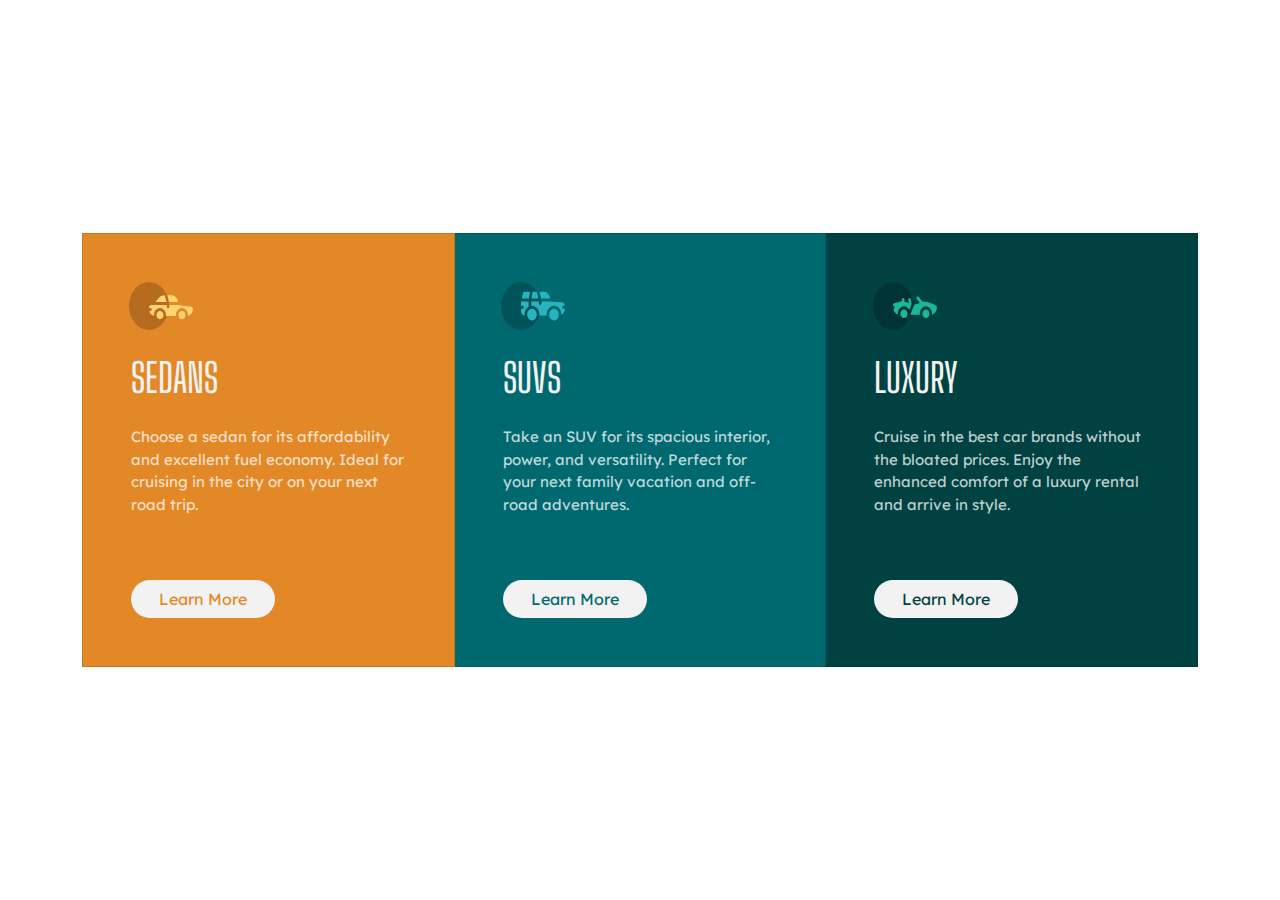
<file: card-challenge-2/index.html>
<!DOCTYPE html>
<html lang="en">

<head>
  <meta charset="UTF-8">
  <meta name="viewport" content="width=device-width, initial-scale=1.0">
  <!-- displays site properly based on user's device -->
  <link rel="stylesheet" type="text/css" href="css/bootstrap.min.css">
  <link rel="stylesheet" type="text/css" href="css/main.css">
  <link rel="icon" type="image/png" sizes="32x32" href="./images/favicon-32x32.png">

  <title>Frontend Mentor | 3-column preview card component</title>
</head>

<body>
  <div class="d-flex align-items-center min-vh-100">
    <div class="container d-flex justify-content-center align-items-center">

      <div class="card-group">

        <div class="card card-orange">
          <img src="images/icon-sedans.svg" class="card-img-top mt-3" alt="sedans icon">
          <div class="card-body">
            <h1 class="card-title mt-2">Sedans</h1>
            <p class="card-text mt-4">
              Choose a sedan for its affordability and excellent fuel economy. Ideal for cruising in the city
              or on your next road trip.
            </p>
            <a href="#" class="btn btn-orange rounded-pill mt-md-5">Learn More</a>
          </div>
        </div>

        <div class="card card-cyan">
          <img src="images/icon-suvs.svg" class="card-img-top mt-3" alt="SUVs icon">
          <div class="card-body">
            <h1 class="card-title mt-2">SUVs</h1>
            <p class="card-text mt-4">
              Take an SUV for its spacious interior, power, and versatility. Perfect for your next family vacation
              and off-road adventures.
            </p>
            <a href="#" class="btn btn-cyan rounded-pill mt-md-5">Learn More</a>
          </div>
        </div>

        <div class="card card-dark-green">
          <img src="images/icon-luxury.svg" class="card-img-top mt-3" alt="luxury cars icon">
          <div class="card-body">
            <h1 class="card-title mt-2">Luxury</h1>
            <p class="card-text mt-4">
              Cruise in the best car brands without the bloated prices. Enjoy the enhanced comfort of a luxury
              rental and arrive in style.
            </p>
            <a href="#" class="btn btn-dark-green rounded-pill mt-md-5">Learn More</a>
          </div>
        </div>

      </div>
    </div>
  </div>

</body>

</html>
</file>
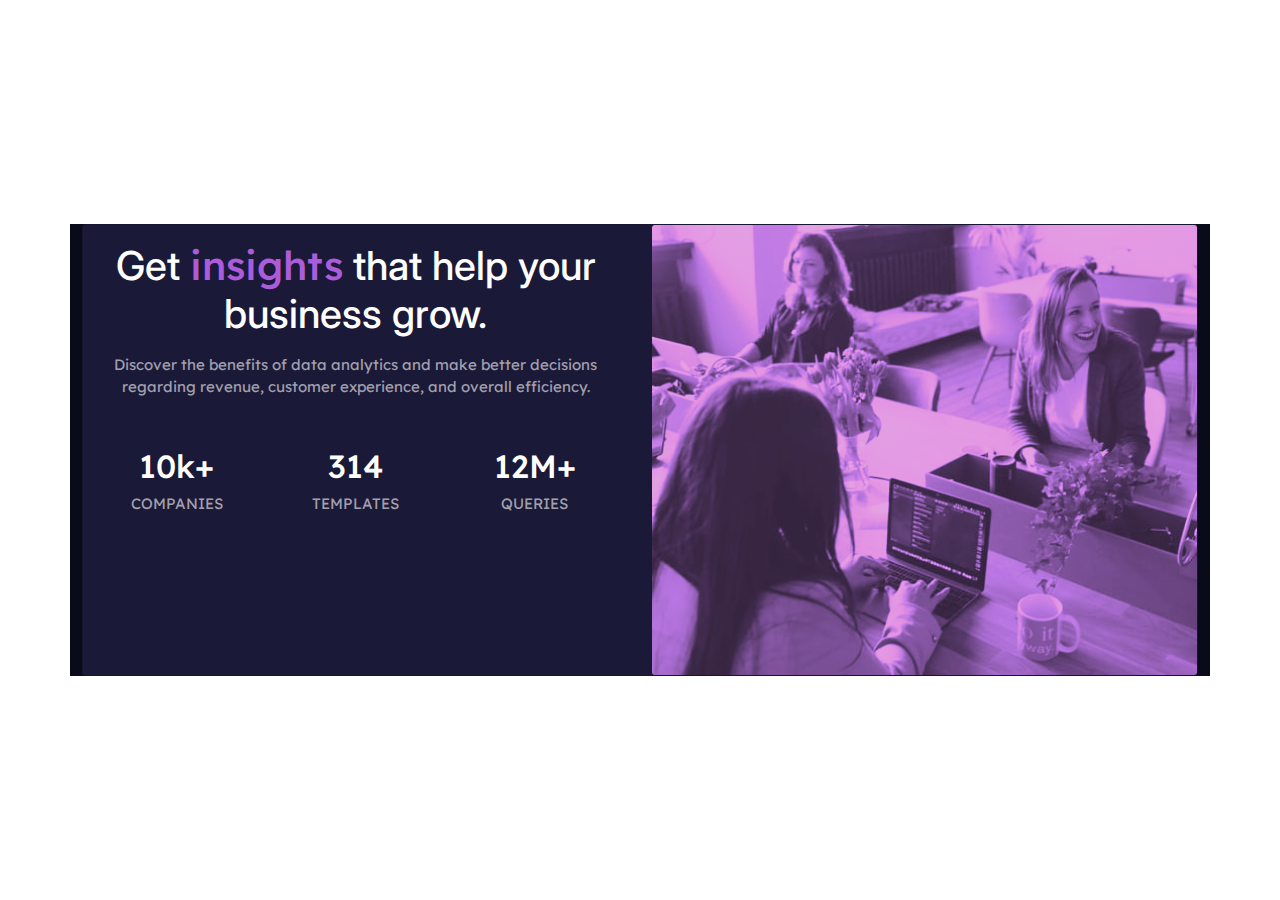
<file: card-challenge/index.html>
<!DOCTYPE html>
<html lang="en">

<head>
    <meta charset="UTF-8">
    <link rel="icon" type="image/png" href="images/favicon-32x32.png">
    <meta http-equiv="X-UA-Compatible" content="IE=edge">
    <meta name="viewport" content="width=device-width, initial-scale=1.0">
    <link rel="stylesheet" type="text/css" href="css/bootstrap.min.css">
    <link rel="stylesheet" type="text/css" href="css/main.css">
    <title>Card Challenge #01</title>
</head>

<body>
    <div class="d-flex align-items-center min-vh-100">

        <div class="container d-flex justify-content-center align-items-center">

            <div class="card">
                <div class="row d-flex justify-content-center flex-row-reverse">
                    <div class="col-lg-6 col-sm-12">
                        <img alt="girls in the office" class="card-img" src="images/image-header-desktop.jpg">
                    </div>

                    <div class="col-lg-6 col-sm-12">
                        <div class="card-body card-content text-center">
                            <h1 class="card-title">
                                Get <span>insights</span>
                                that help your business grow.
                            </h1>
                            <p class="card-description mt-3">
                                Discover the benefits of data analytics and
                                make better decisions regarding revenue,
                                customer experience, and overall efficiency.
                            </p>

                            <div class="row stat-headings mt-5">
                                <div class="col-md-4 col-sm-12">
                                    <h2>10k+</h2>
                                    <p>Companies</p>
                                </div>
                                <div class="col-md-4 col-sm-12">
                                    <h2>314</h2>
                                    <p>Templates</p>
                                </div>
                                <div class="col-md-4 col-sm-12">
                                    <h2>12M+</h2>
                                    <p>Queries</p>
                                </div>
                            </div>
                        </div>
                    </div>
                </div>
            </div>
        </div>
    </div>
    </div>
</body>

</html>
</file>
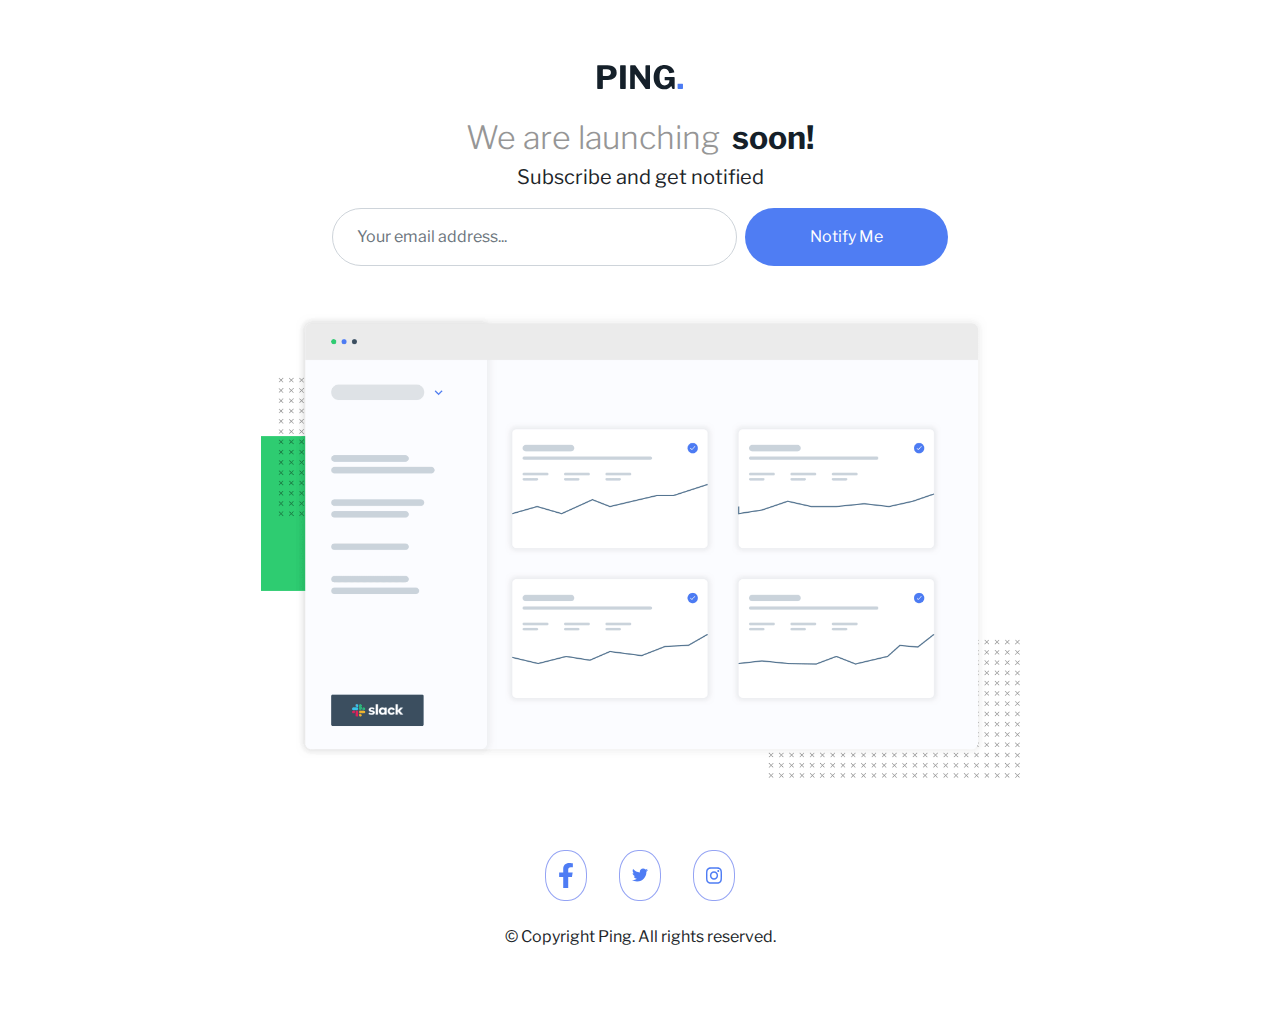
<file: ping-coming-soon-page-master/index.html>
<!DOCTYPE html>
<html lang="en">

<head>
  <meta charset="UTF-8">
  <meta name="viewport" content="width=device-width, initial-scale=1.0">
  <link rel="stylesheet" href="css/bootstrap.min.css">
  <link rel="stylesheet" href="css/main.css">
  <link rel="icon" type="image/png" sizes="32x32" href="./images/favicon-32x32.png">
  <title>Frontend Mentor | Ping coming soon page</title>
</head>

<body>
  <div class="d-flex align-items-center min-vh-100">
    <div class="container">
      <div class="row justify-content-center align-items-center">

        <div class="col-12 d-flex justify-content-center">
          <img src="./images/logo.svg" alt="logo">
        </div>

        <div class="col-12 launching-soon mt-4 text-center">
          We are launching
          <span>soon!</span>
        </div>

        <div class="col-12 notified text-center">
          <p>Subscribe and get notified</p>
        </div>

        <form class="send-data needs-validation" novalidate>
          <div class="d-flex email-field">
            <input type="email" placeholder="Your email address..." name="email-address" required
              class="form-control rounded-pill">
          </div>

          <div class="d-flex notify-field">
            <button type="submit" class="btn rounded-pill ms-md-2 ">Notify Me</button>
          </div>
        </form>

        <div class="mt-5 d-flex justify-content-center">
          <img src="./images/illustration-dashboard.png" alt="illustration dashboard" class="illustration">
        </div>

        <footer class="mt-4">
          <div class="col-12 d-flex justify-content-center mt-5">
            <div class="d-flex justify-content-center">
              <div class="social-media-icon">
                <a href="https://facebook.com" target="_blank">
                  <img src="./images/facebook-f-brands.svg" alt="facebook logo" class="logo">
                </a>
              </div>

              <div class="social-media-icon">
                <a href="https://twitter.com">
                  <img src="./images/twitter-brands.svg" alt="twitter logo" class="logo">
                </a>
              </div>

              <div class="social-media-icon">
                <a href="https://instagram.com">
                  <img src="./images/instagram-brands.svg" alt="instagram logo" class="logo">
                </a>
              </div>
            </div>
          </div>
          <p class="text-center mt-4">&copy; Copyright Ping. All rights reserved.</p>

        </footer>
      </div>
    </div>

  </div>

  <script>
    // Example starter JavaScript for disabling form submissions if there are invalid fields
    (function () {
      'use strict'

      // Fetch all the forms we want to apply custom Bootstrap validation styles to
      var forms = document.querySelectorAll('.needs-validation')

      // Loop over them and prevent submission
      Array.prototype.slice.call(forms)
        .forEach(function (form) {
          form.addEventListener('submit', function (event) {
            if (!form.checkValidity()) {
              event.preventDefault()
              event.stopPropagation()
            }

            form.classList.add('was-validated')
          }, false)
        })
    })()
  </script>
</body>

</html>
</file>
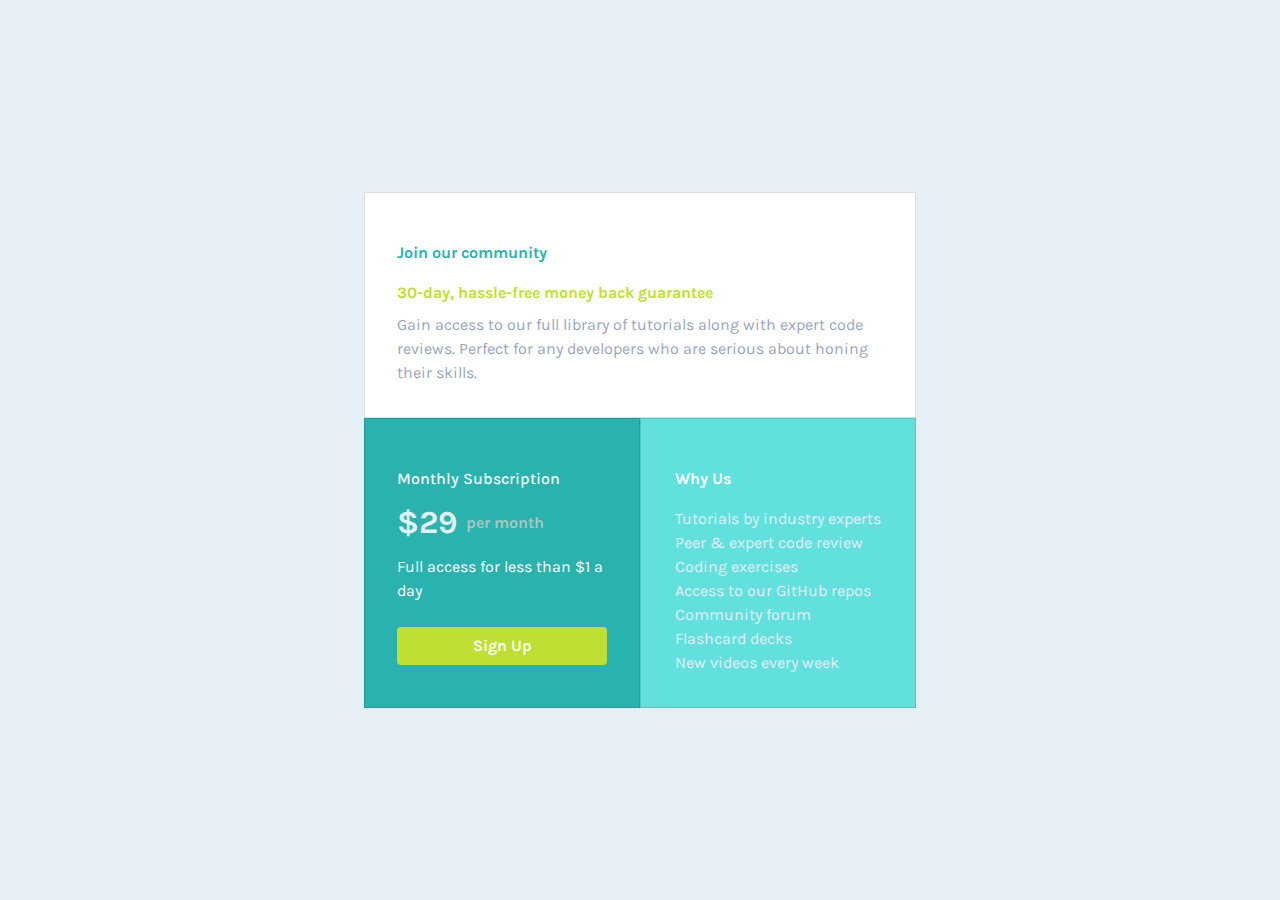
<file: single-price-grid-component-master/index.html>
<!DOCTYPE html>
<html lang="en">

<head>
  <meta charset="UTF-8">
  <meta name="viewport" content="width=device-width, initial-scale=1.0">
  <link rel="stylesheet" href="css/bootstrap.min.css">
  <link rel="stylesheet" href="css/main.css">
  <link rel="icon" type="image/png" sizes="32x32" href="./images/favicon-32x32.png">
  <title>Frontend Mentor | Single Price Grid Component</title>

</head>

<body>
  <div class="d-flex align-items-center min-vh-100">
    <div class="container">
      <div class="row">
        <div class="col-12">

          <div class="card white-card">
            <div class="card-body">
              <div class="card-title mt-3">Join our community</div>
              <div class="card-subtitle mt-3">30-day, hassle-free money back guarantee</div>
              <div class="card-text mt-2">
                Gain access to our full library of tutorials along with expert code reviews.
                Perfect for any developers who are serious about honing their skills.
              </div>
            </div>
          </div>

        </div>

      </div>
      <div class="row double-cards">
        <div class="col-md-6 col-sm-12">

          <div class="card dark-cyan-card">
            <div class="card-body">
              <div class="card-title mt-3">Monthly Subscription</div>
              <div class="card-subtitle mt-2 align-items-center d-flex">
                &dollar;29
                <span>per month</span>
              </div>

              <div class="card-text mt-2">Full access for less than &dollar;1 a day</div>
              <a href="#" class="btn mt-4">Sign Up</a>
            </div>
          </div>

        </div>
        <div class="col-md-6 col-sm-12">
          <div class="card light-cyan-card">
            <div class="card-body">
              <div class="card-title mt-3">Why Us</div>
              <div class="card-text mt-3">
                Tutorials by industry experts<br>
                Peer &amp; expert code review<br>
                Coding exercises<br>
                Access to our GitHub repos<br>
                Community forum<br>
                Flashcard decks<br>
                New videos every week<br>
              </div>
            </div>
          </div>
        </div>
      </div>
    </div>
  </div>

</body>

</html>
</file>
<file: card-challenge-2/css/main.css>
@import url("https://fonts.googleapis.com/css2?family=Big+Shoulders+Display:wght@700&family=Lexend+Deca&display=swap");

:root {
  /* Colors */

  --bright-orange: hsl(31, 77%, 52%);
  --dark-cyan: hsl(184, 100%, 22%);
  --dark-green: hsl(179, 100%, 13%);

  --transparent-white-p: hsla(0, 0%, 100%, 0.75);
  --light-gray-bg-headings-btns: hsl(0, 0%, 95%);

  /* Typography */
  --font-size: 15px;
  --Lexend-Deca: "Lexend Deca", sans-serif;
  --BigShoulders: "Big Shoulders Display", cursive;
}

body {
  font-size: var(--font-size);
}

.card {
  margin-bottom: 0 !important;
  padding: 2rem;
  border-radius: 0% !important;
}

.card-img-top {
  height: 3rem;
  width: 4rem;
  margin-left: 0.9rem;
}

.card-orange {
  background-color: var(--bright-orange);
}

.card-cyan {
  background-color: var(--dark-cyan);
}

.card-dark-green {
  background-color: var(--dark-green);
}

h1 {
  text-transform: uppercase;
  color: var(--light-gray-bg-headings-btns);
  font-family: var(--BigShoulders);
}

.btn,
p {
  font-family: var(--Lexend-Deca);
}

p {
  color: var(--transparent-white-p);
}

.btn {
  background-color: var(--light-gray-bg-headings-btns);
  text-align: center;
  width: 9rem;
}

.btn-orange {
  color: var(--bright-orange);
}

.btn-orange:hover {
    color: hsl(31, 100%, 59%);
}

.btn-cyan {
  color: var(--dark-cyan);
}

.btn-cyan:hover {
    color: hsl(184, 78%, 37%);
}

.btn-dark-green {
  color: var(--dark-green);
}

.btn-dark-green:hover {
    color: hsl(179, 90%, 27%);
}
</file>
<file: card-challenge/css/main.css>
@import url("https://fonts.googleapis.com/css2?family=Inter:wght@400;700&family=Lexend+Deca&display=swap");

:root {
  /* Primary Colors */
  --dark-blue: hsl(233, 47%, 7%);
  --desaturated-blue: hsl(244, 38%, 16%);
  --soft-violet: hsl(277, 64%, 61%);

  /* Neutral Colors */
  --white: hsl(0, 0%, 100%);
  --main-p-white: hsla(0, 0%, 100%, 0.75);
  --stat-headings-white: hsla(0, 0%, 100%, 0.6);

  /* Typography */
  --Inter: "Inter", sans-serif;
  --Lexend-Deca: "Lexend Deca", sans-serif;
  --body-copy: 15px;
}

body {
  font-size: var(--body-copy);
}

.container {
  background-color: var(--dark-blue);
}

.card {
  background-color: var(--desaturated-blue);
}

.card-img {
  filter: invert(14%) sepia(19%) saturate(1328%) hue-rotate(233deg)
    brightness(92%) contrast(93%);
}

:not(.card-title) {
  font-family: var(--Lexend-Deca);
}

.card-title {
  font-family: var(--Inter);
  color: var(--white);
}

span {
    color:var(--soft-violet);
}

.card-description {
  color: var(--stat-headings-white);
}

.stat-headings h2 {
    color: var(--white);
}

.stat-headings p {
    color: var(--stat-headings-white);
    text-transform: uppercase;
}
</file>
<file: ping-coming-soon-page-master/css/main.css>
@import url("https://fonts.googleapis.com/css2?family=Libre+Franklin:wght@300;600;700&display=swap");

:root {
  --blue: #4f7df3;
  --pale-blue: #c2d3ff;
  --light-red: hsl(354, 100%, 66%);
  --gray: hsl(0, 0%, 59%);
  --darker-blue: hsl(209, 33%, 12%);
}

@media screen and (max-width: 767px) {
  .btn {
    width: 100% !important;
    margin-top: 0.5rem;
  }
  .illustration {
    width: 100%;
  }
}

@media screen and (min-width: 768px) {
  .send-data {
    display: flex;
    align-items: center;
    justify-content: center;
  }
  .email-field {
    width: 40% !important;
  }
  .illustration {
    width: 75%;
  }
}

body {
  font-family: "Libre Franklin", sans-serif;
}

.container {
  padding: 4rem;
}

.launching-soon {
  font-size: 2rem;
  color: var(--gray);
  font-weight: 300;
}

.launching-soon span {
  font-weight: 700;
  margin-left: 0.3rem;
  color: var(--darker-blue);
}

.notified p {
  font-size: 20px;
}

.illustration {
  width: 75%;
}

.form-control {
  color: var(--gray);
  padding: 1rem;
}

.form-control::placeholder {
  padding-left: 0.5rem;
}

.btn {
  background-color: var(--blue);
  color: white;
  padding: 1rem 4rem;
}

.btn:hover {
  opacity: 0.9;
  color: white;
}

.social-media-icon {
  border: 0.1px solid white;
  padding: 12px;
  border-radius: 45.8%;
  margin: 0 1rem;
  filter: invert(39%) sepia(82%) saturate(834%) hue-rotate(196deg)
    brightness(101%) contrast(91%);
}

.social-media-icon:hover {
  cursor: pointer;
  background-color: var(--blue);
  filter: invert(100%) sepia(0%) saturate(100%) hue-rotate(180deg)
    brightness(100%) contrast(103%);
}

.logo {
  width: 1rem;
}
</file>
<file: single-price-grid-component-master/css/main.css>
@import url("https://fonts.googleapis.com/css2?family=Karla:wght@400;700&display=swap");

:root {
  --cyan: hsl(179, 62%, 43%);
  --bright-yellow: hsl(71, 73%, 54%);
  --light-gray: hsl(203, 44%, 93%);
  --grayish-blue: hsl(218, 22%, 67%);
}

body {
  background-color: var(--light-gray);
  font-family: 'Karla';
}

.container {
  width: 45%;
}

.row {
  --bs-gutter-x: 0;
}

.card {
    display: flex !important;
    align-items: center !important;
    justify-content: center !important;
    border-radius: 0px;
    height: 100%;
    padding: 1rem;
}

.white-card {
  background-color: white;
}

.white-card > .card-body > .card-title {
  color: var(--cyan);
  font-weight: 700;
}

.white-card > .card-body > .card-subtitle {
  color: var(--bright-yellow);
  font-weight: 700;
}

.white-card > .card-body > .card-text {
  color: var(--grayish-blue);
}

.dark-cyan-card {
  background-color: var(--cyan);
}

.dark-cyan-card > .card-body > .card-title {
  color: hsl(203, 67%, 98%);
  font-weight: 500;
}

.dark-cyan-card > .card-body > .card-subtitle {
  color: var(--light-gray);
  font-weight: 700;
  font-size: 2rem;
}

span {
  font-size: 16px;
  color: rgb(202, 201, 201);
  opacity: 0.8;
  margin-left: 0.5rem;
}

.dark-cyan-card > .card-body > .card-text {
  color: hsl(210, 100%, 100%);
}

.btn {
  background-color: var(--bright-yellow);
  color: white;
  font-weight: 600;
  width: 100%;
}

.btn:hover {
    color: white;
    font-weight: 700;
    background-color:hsl(71, 85%, 61%);
}

.light-cyan-card {
  background-color: hsl(179, 67%, 63%);
}

.light-cyan-card > .card-body > .card-title {
  color: white;
  font-weight: 700;
}

.light-cyan-card > .card-body > .card-text {
  color: var(--light-gray);
}
</file>
